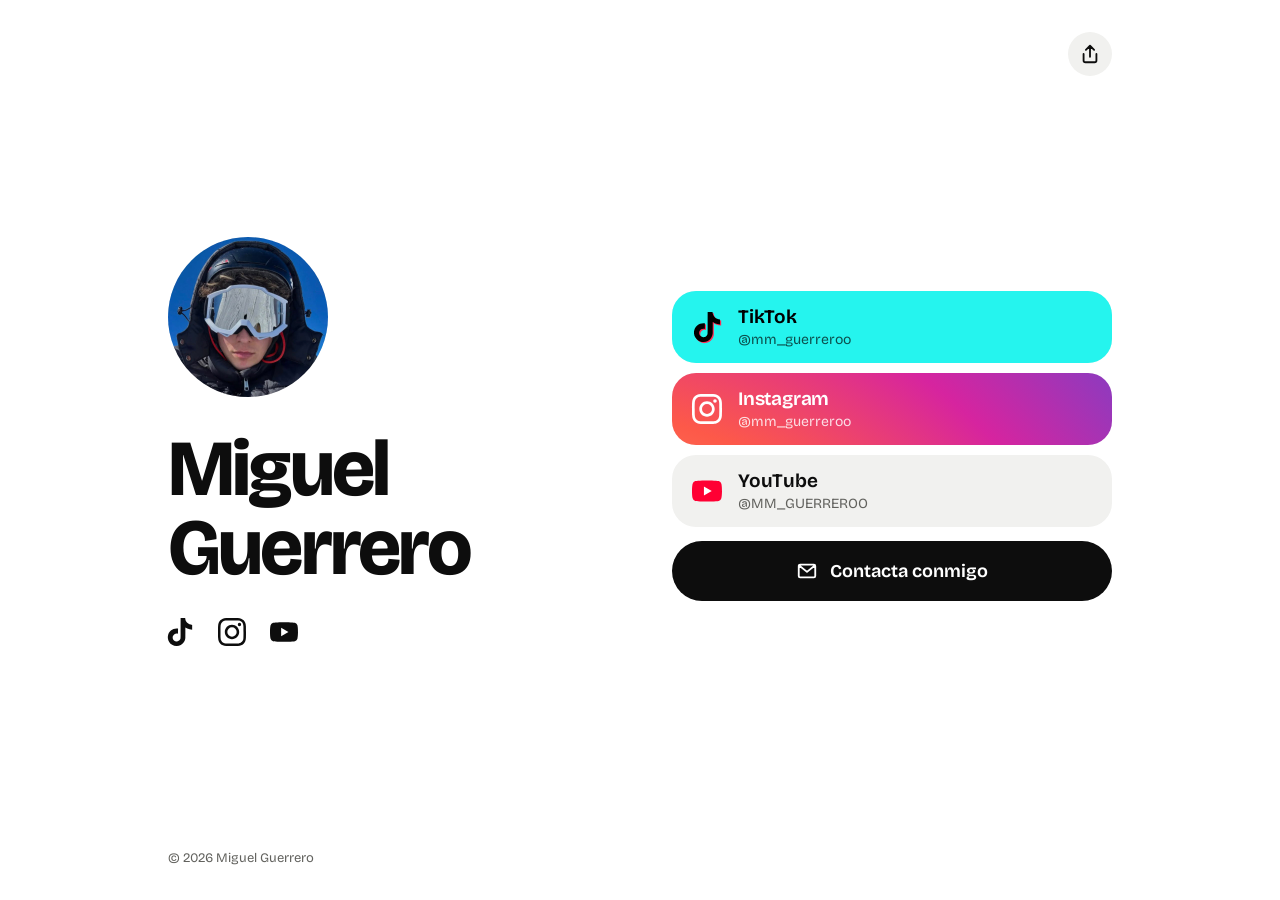
<file: index.html>
<!doctype html>
<html lang="es">
<head>
  <meta charset="utf-8">
  <meta name="viewport" content="width=device-width, initial-scale=1, viewport-fit=cover">
  <title>Miguel Guerrero · TikTok, Instagram y YouTube</title>
  <meta name="description" content="Mis redes (TikTok, Instagram y YouTube) y mi contacto, en un solo sitio.">
  <!-- Light or dark, following the visitor's phone or computer. -->
  <meta name="theme-color" content="#000000" media="(prefers-color-scheme: dark)">
  <meta name="theme-color" content="#ffffff" media="(prefers-color-scheme: light)">
  <meta name="color-scheme" content="dark light">
  <script>
    // vista-movil.html can force a theme with ?tema=claro or ?tema=oscuro; visitors always get their own.
    (function () {
      var t = new URLSearchParams(location.search).get('tema');
      if (t === 'claro') document.documentElement.dataset.theme = 'light';
      if (t === 'oscuro') document.documentElement.dataset.theme = 'dark';
    })();
  </script>
  <meta property="og:type" content="website">
  <meta property="og:title" content="Miguel Guerrero">
  <meta property="og:description" content="Mis redes y mi contacto.">
  <meta property="og:url" content="https://mmguerreroo.github.io/">
  <meta property="og:image" content="https://mmguerreroo.github.io/img/foto.jpg">
  <meta name="twitter:card" content="summary">
  <link rel="icon" href="favicon.svg" type="image/svg+xml">
  <link rel="apple-touch-icon" href="img/foto.jpg">
  <link rel="preload" href="fonts/bricolage-grotesque-latin.woff2" as="font" type="font/woff2" crossorigin>
  <link rel="stylesheet" href="styles.css">
</head>
<body>
  <main class="page">
    <div class="top">
      <button class="icon-btn" type="button" data-share aria-label="Compartir esta página">
        <svg viewBox="0 0 24 24" aria-hidden="true"><path d="M12 3v12M7.5 7.5 12 3l4.5 4.5M5 12v7a2 2 0 0 0 2 2h10a2 2 0 0 0 2-2v-7" fill="none" stroke="currentColor" stroke-width="2" stroke-linecap="round" stroke-linejoin="round"/></svg>
      </button>
    </div>

    <!-- ═══ TU PERFIL ═══ -->
    <section class="profile">
      <div class="avatar">
        <span aria-hidden="true">MG</span>
        <!-- Pon tu foto en img/foto.jpg (cuadrada, mínimo 400×400). Si no existe, se ven las iniciales. -->
        <img src="img/foto.jpg" alt="Miguel Guerrero" width="160" height="160" onerror="this.remove()">
      </div>
      <h1 class="name">Miguel Guerrero</h1>

      <nav class="socials" aria-label="Mis redes">
        <a href="https://www.tiktok.com/@mm_guerreroo" data-net="tiktok" aria-label="TikTok">
          <svg viewBox="0 0 24 24" aria-hidden="true"><path d="M12.525.02c1.31-.02 2.61-.01 3.91-.02.08 1.53.63 3.09 1.75 4.17 1.12 1.11 2.7 1.62 4.24 1.79v4.03c-1.44-.05-2.89-.35-4.2-.97-.57-.26-1.1-.59-1.62-.93-.01 2.92.01 5.84-.02 8.75-.08 1.4-.54 2.79-1.35 3.94-1.31 1.92-3.58 3.17-5.91 3.21-1.43.08-2.86-.31-4.08-1.03-2.02-1.19-3.44-3.37-3.65-5.71-.02-.5-.03-1-.01-1.49.18-1.9 1.12-3.72 2.58-4.96 1.66-1.44 3.98-2.13 6.15-1.72.02 1.48-.04 2.96-.04 4.44-.99-.32-2.15-.23-3.02.37-.63.41-1.11 1.04-1.36 1.75-.21.51-.15 1.07-.14 1.61.24 1.64 1.82 3.02 3.5 2.87 1.12-.01 2.19-.66 2.77-1.61.19-.33.4-.67.41-1.06.1-1.79.06-3.57.07-5.36.01-4.03-.01-8.05.02-12.07z"/></svg>
        </a>
        <a href="https://www.instagram.com/mm_guerreroo" data-net="instagram" aria-label="Instagram">
          <svg viewBox="0 0 24 24" aria-hidden="true"><path d="M7.0301.084c-1.2768.0602-2.1487.264-2.911.5634-.7888.3075-1.4575.72-2.1228 1.3877-.6652.6677-1.075 1.3368-1.3802 2.127-.2954.7638-.4956 1.6365-.552 2.914-.0564 1.2775-.0689 1.6882-.0626 4.947.0062 3.2586.0206 3.6671.0825 4.9473.061 1.2765.264 2.1482.5635 2.9107.308.7889.72 1.4573 1.388 2.1228.6679.6655 1.3365 1.0743 2.1285 1.38.7632.295 1.6361.4961 2.9134.552 1.2773.056 1.6884.069 4.9462.0627 3.2578-.0062 3.668-.0207 4.9478-.0814 1.28-.0607 2.147-.2652 2.9098-.5633.7889-.3086 1.4578-.72 2.1228-1.3881.665-.6682 1.0745-1.3378 1.3795-2.1284.2957-.7632.4966-1.636.552-2.9124.056-1.2809.0692-1.6898.063-4.948-.0063-3.2583-.021-3.6668-.0817-4.9465-.0607-1.2797-.264-2.1487-.5633-2.9117-.3084-.7889-.72-1.4568-1.3876-2.1228C21.2982 1.33 20.628.9208 19.8378.6165 19.074.321 18.2017.1197 16.9244.0645 15.6471.0093 15.236-.005 11.977.0014 8.718.0076 8.31.0215 7.0301.0839m.1402 21.6932c-1.17-.0509-1.8053-.2453-2.2287-.408-.5606-.216-.96-.4771-1.3819-.895-.422-.4178-.6811-.8186-.9-1.378-.1644-.4234-.3624-1.058-.4171-2.228-.0595-1.2645-.072-1.6442-.079-4.848-.007-3.2037.0053-3.583.0607-4.848.05-1.169.2456-1.805.408-2.2282.216-.5613.4762-.96.895-1.3816.4188-.4217.8184-.6814 1.3783-.9003.423-.1651 1.0575-.3614 2.227-.4171 1.2655-.06 1.6447-.072 4.848-.079 3.2033-.007 3.5835.005 4.8495.0608 1.169.0508 1.8053.2445 2.228.408.5608.216.96.4754 1.3816.895.4217.4194.6816.8176.9005 1.3787.1653.4217.3617 1.056.4169 2.2263.0602 1.2655.0739 1.645.0796 4.848.0058 3.203-.0055 3.5834-.061 4.848-.051 1.17-.245 1.8055-.408 2.2294-.216.5604-.4763.96-.8954 1.3814-.419.4215-.8181.6811-1.3783.9-.4224.1649-1.0577.3617-2.2262.4174-1.2656.0595-1.6448.072-4.8493.079-3.2045.007-3.5825-.006-4.848-.0608M16.953 5.5864A1.44 1.44 0 1 0 18.39 4.144a1.44 1.44 0 0 0-1.437 1.4424M5.8385 12.012c.0067 3.4032 2.7706 6.1557 6.173 6.1493 3.4026-.0065 6.157-2.7701 6.1506-6.1733-.0065-3.4032-2.771-6.1565-6.174-6.1498-3.403.0067-6.156 2.771-6.1496 6.1738M8 12.0077a4 4 0 1 1 4.008 3.9921A3.9996 3.9996 0 0 1 8 12.0077"/></svg>
        </a>
        <a href="https://www.youtube.com/@MM_GUERREROO" data-net="youtube" aria-label="YouTube">
          <svg viewBox="0 0 24 24" aria-hidden="true"><path d="M23.498 6.186a3.016 3.016 0 0 0-2.122-2.136C19.505 3.545 12 3.545 12 3.545s-7.505 0-9.377.505A3.017 3.017 0 0 0 .502 6.186C0 8.07 0 12 0 12s0 3.93.502 5.814a3.016 3.016 0 0 0 2.122 2.136c1.871.505 9.376.505 9.376.505s7.505 0 9.377-.505a3.015 3.015 0 0 0 2.122-2.136C24 15.93 24 12 24 12s0-3.93-.502-5.814zM9.545 15.568V8.432L15.818 12l-6.273 3.568z"/></svg>
        </a>
      </nav>
    </section>

    <!-- ═══ BOTONES ═══
         Los seguidores no se escriben aquí: llegan solos de cada red en stats.js. Mientras una red no
         esté conectada, su botón sale sin número (nunca con una cifra inventada). -->
    <section class="links" aria-label="Enlaces">
      <a class="card" data-net="tiktok" href="https://www.tiktok.com/@mm_guerreroo">
        <span class="flood" aria-hidden="true"></span>
        <svg class="logo" viewBox="0 0 24 24" aria-hidden="true">
          <path class="tt-a" d="M12.525.02c1.31-.02 2.61-.01 3.91-.02.08 1.53.63 3.09 1.75 4.17 1.12 1.11 2.7 1.62 4.24 1.79v4.03c-1.44-.05-2.89-.35-4.2-.97-.57-.26-1.1-.59-1.62-.93-.01 2.92.01 5.84-.02 8.75-.08 1.4-.54 2.79-1.35 3.94-1.31 1.92-3.58 3.17-5.91 3.21-1.43.08-2.86-.31-4.08-1.03-2.02-1.19-3.44-3.37-3.65-5.71-.02-.5-.03-1-.01-1.49.18-1.9 1.12-3.72 2.58-4.96 1.66-1.44 3.98-2.13 6.15-1.72.02 1.48-.04 2.96-.04 4.44-.99-.32-2.15-.23-3.02.37-.63.41-1.11 1.04-1.36 1.75-.21.51-.15 1.07-.14 1.61.24 1.64 1.82 3.02 3.5 2.87 1.12-.01 2.19-.66 2.77-1.61.19-.33.4-.67.41-1.06.1-1.79.06-3.57.07-5.36.01-4.03-.01-8.05.02-12.07z"/>
          <path class="tt-b" d="M12.525.02c1.31-.02 2.61-.01 3.91-.02.08 1.53.63 3.09 1.75 4.17 1.12 1.11 2.7 1.62 4.24 1.79v4.03c-1.44-.05-2.89-.35-4.2-.97-.57-.26-1.1-.59-1.62-.93-.01 2.92.01 5.84-.02 8.75-.08 1.4-.54 2.79-1.35 3.94-1.31 1.92-3.58 3.17-5.91 3.21-1.43.08-2.86-.31-4.08-1.03-2.02-1.19-3.44-3.37-3.65-5.71-.02-.5-.03-1-.01-1.49.18-1.9 1.12-3.72 2.58-4.96 1.66-1.44 3.98-2.13 6.15-1.72.02 1.48-.04 2.96-.04 4.44-.99-.32-2.15-.23-3.02.37-.63.41-1.11 1.04-1.36 1.75-.21.51-.15 1.07-.14 1.61.24 1.64 1.82 3.02 3.5 2.87 1.12-.01 2.19-.66 2.77-1.61.19-.33.4-.67.41-1.06.1-1.79.06-3.57.07-5.36.01-4.03-.01-8.05.02-12.07z"/>
          <path class="tt-main" d="M12.525.02c1.31-.02 2.61-.01 3.91-.02.08 1.53.63 3.09 1.75 4.17 1.12 1.11 2.7 1.62 4.24 1.79v4.03c-1.44-.05-2.89-.35-4.2-.97-.57-.26-1.1-.59-1.62-.93-.01 2.92.01 5.84-.02 8.75-.08 1.4-.54 2.79-1.35 3.94-1.31 1.92-3.58 3.17-5.91 3.21-1.43.08-2.86-.31-4.08-1.03-2.02-1.19-3.44-3.37-3.65-5.71-.02-.5-.03-1-.01-1.49.18-1.9 1.12-3.72 2.58-4.96 1.66-1.44 3.98-2.13 6.15-1.72.02 1.48-.04 2.96-.04 4.44-.99-.32-2.15-.23-3.02.37-.63.41-1.11 1.04-1.36 1.75-.21.51-.15 1.07-.14 1.61.24 1.64 1.82 3.02 3.5 2.87 1.12-.01 2.19-.66 2.77-1.61.19-.33.4-.67.41-1.06.1-1.79.06-3.57.07-5.36.01-4.03-.01-8.05.02-12.07z"/>
        </svg>
        <span class="label"><strong>TikTok</strong><small>@mm_guerreroo</small></span>
        <span class="stat" hidden><b class="count"></b><small>seguidores</small></span>
      </a>

      <a class="card" data-net="instagram" href="https://www.instagram.com/mm_guerreroo">
        <span class="flood" aria-hidden="true"></span>
        <svg class="logo" viewBox="0 0 24 24" aria-hidden="true">
          <defs>
            <radialGradient id="ig-grad" cx="0.3" cy="1.07" r="1.5">
              <stop offset="0" stop-color="#fdf497"/><stop offset=".05" stop-color="#fdf497"/>
              <stop offset=".45" stop-color="#fd5949"/><stop offset=".6" stop-color="#d6249f"/>
              <stop offset=".9" stop-color="#285aeb"/>
            </radialGradient>
          </defs>
          <path class="ig-path" d="M7.0301.084c-1.2768.0602-2.1487.264-2.911.5634-.7888.3075-1.4575.72-2.1228 1.3877-.6652.6677-1.075 1.3368-1.3802 2.127-.2954.7638-.4956 1.6365-.552 2.914-.0564 1.2775-.0689 1.6882-.0626 4.947.0062 3.2586.0206 3.6671.0825 4.9473.061 1.2765.264 2.1482.5635 2.9107.308.7889.72 1.4573 1.388 2.1228.6679.6655 1.3365 1.0743 2.1285 1.38.7632.295 1.6361.4961 2.9134.552 1.2773.056 1.6884.069 4.9462.0627 3.2578-.0062 3.668-.0207 4.9478-.0814 1.28-.0607 2.147-.2652 2.9098-.5633.7889-.3086 1.4578-.72 2.1228-1.3881.665-.6682 1.0745-1.3378 1.3795-2.1284.2957-.7632.4966-1.636.552-2.9124.056-1.2809.0692-1.6898.063-4.948-.0063-3.2583-.021-3.6668-.0817-4.9465-.0607-1.2797-.264-2.1487-.5633-2.9117-.3084-.7889-.72-1.4568-1.3876-2.1228C21.2982 1.33 20.628.9208 19.8378.6165 19.074.321 18.2017.1197 16.9244.0645 15.6471.0093 15.236-.005 11.977.0014 8.718.0076 8.31.0215 7.0301.0839m.1402 21.6932c-1.17-.0509-1.8053-.2453-2.2287-.408-.5606-.216-.96-.4771-1.3819-.895-.422-.4178-.6811-.8186-.9-1.378-.1644-.4234-.3624-1.058-.4171-2.228-.0595-1.2645-.072-1.6442-.079-4.848-.007-3.2037.0053-3.583.0607-4.848.05-1.169.2456-1.805.408-2.2282.216-.5613.4762-.96.895-1.3816.4188-.4217.8184-.6814 1.3783-.9003.423-.1651 1.0575-.3614 2.227-.4171 1.2655-.06 1.6447-.072 4.848-.079 3.2033-.007 3.5835.005 4.8495.0608 1.169.0508 1.8053.2445 2.228.408.5608.216.96.4754 1.3816.895.4217.4194.6816.8176.9005 1.3787.1653.4217.3617 1.056.4169 2.2263.0602 1.2655.0739 1.645.0796 4.848.0058 3.203-.0055 3.5834-.061 4.848-.051 1.17-.245 1.8055-.408 2.2294-.216.5604-.4763.96-.8954 1.3814-.419.4215-.8181.6811-1.3783.9-.4224.1649-1.0577.3617-2.2262.4174-1.2656.0595-1.6448.072-4.8493.079-3.2045.007-3.5825-.006-4.848-.0608M16.953 5.5864A1.44 1.44 0 1 0 18.39 4.144a1.44 1.44 0 0 0-1.437 1.4424M5.8385 12.012c.0067 3.4032 2.7706 6.1557 6.173 6.1493 3.4026-.0065 6.157-2.7701 6.1506-6.1733-.0065-3.4032-2.771-6.1565-6.174-6.1498-3.403.0067-6.156 2.771-6.1496 6.1738M8 12.0077a4 4 0 1 1 4.008 3.9921A3.9996 3.9996 0 0 1 8 12.0077"/>
        </svg>
        <span class="label"><strong>Instagram</strong><small>@mm_guerreroo</small></span>
        <span class="stat" hidden><b class="count"></b><small>seguidores</small></span>
      </a>

      <a class="card" data-net="youtube" href="https://www.youtube.com/@MM_GUERREROO">
        <span class="flood" aria-hidden="true"></span>
        <svg class="logo" viewBox="0 0 24 24" aria-hidden="true">
          <path class="yt-play" d="M9.545 15.568V8.432L15.818 12z"/>
          <path class="yt-body" d="M23.498 6.186a3.016 3.016 0 0 0-2.122-2.136C19.505 3.545 12 3.545 12 3.545s-7.505 0-9.377.505A3.017 3.017 0 0 0 .502 6.186C0 8.07 0 12 0 12s0 3.93.502 5.814a3.016 3.016 0 0 0 2.122 2.136c1.871.505 9.376.505 9.376.505s7.505 0 9.377-.505a3.015 3.015 0 0 0 2.122-2.136C24 15.93 24 12 24 12s0-3.93-.502-5.814zM9.545 15.568V8.432L15.818 12l-6.273 3.568z"/>
        </svg>
        <span class="label"><strong>YouTube</strong><small>@MM_GUERREROO</small></span>
        <span class="stat" hidden><b class="count"></b><small>suscriptores</small></span>
      </a>

      <button class="contact" type="button" data-contact>
        <svg viewBox="0 0 24 24" aria-hidden="true"><path d="M3 6.5A1.5 1.5 0 0 1 4.5 5h15A1.5 1.5 0 0 1 21 6.5v11a1.5 1.5 0 0 1-1.5 1.5h-15A1.5 1.5 0 0 1 3 17.5zM3.5 6l8.5 7 8.5-7" fill="none" stroke="currentColor" stroke-width="2" stroke-linejoin="round"/></svg>
        Contacta conmigo
      </button>
    </section>

    <footer class="foot">© 2026 Miguel Guerrero</footer>
  </main>

  <dialog class="sheet" id="contacto" aria-labelledby="contacto-titulo">
    <form method="dialog" class="sheet-close-form">
      <button class="sheet-close" aria-label="Cerrar">
        <svg viewBox="0 0 24 24" aria-hidden="true"><path d="M6 6l12 12M18 6 6 18" stroke="currentColor" stroke-width="2" stroke-linecap="round"/></svg>
      </button>
    </form>
    <h2 id="contacto-titulo" tabindex="-1">Contacta conmigo</h2>
    <p class="sheet-text">Colaboraciones, propuestas o lo que me quieras contar.</p>
    <p class="sheet-email" data-email></p>
    <div class="sheet-actions">
      <a class="btn btn-main" data-mail="app" href="#">Abrir mi app de correo</a>
      <a class="btn" data-mail="gmail" href="#" target="_blank" rel="noopener">Escribir desde Gmail</a>
      <button class="btn" type="button" data-copy>Copiar email</button>
    </div>
  </dialog>

  <div class="toast" role="status" aria-live="polite"></div>

  <script src="stats.js"></script>
  <script src="app.js"></script>
</body>
</html>
</file>
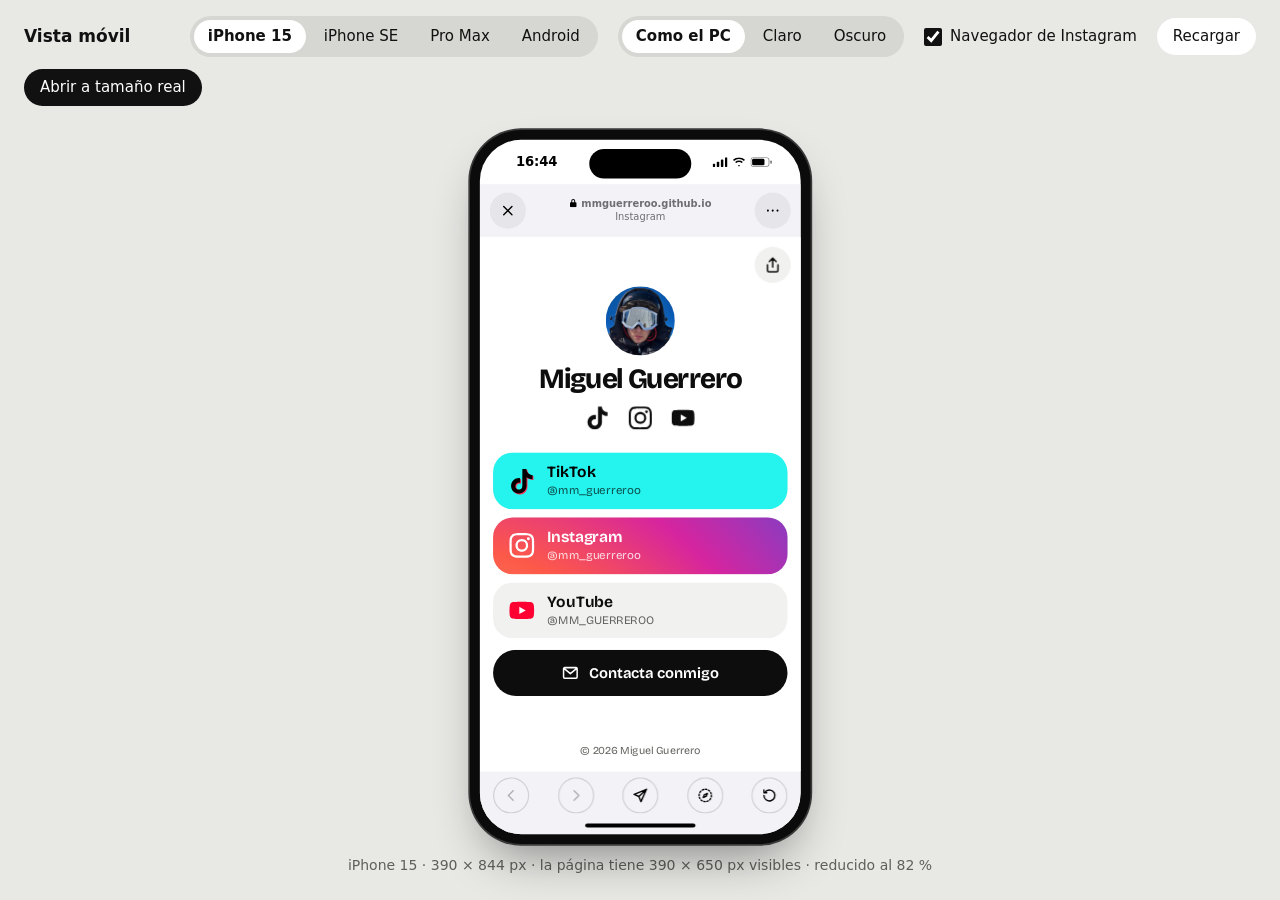
<file: vista-movil.html>
<!doctype html>
<html lang="es">
<head>
  <meta charset="utf-8">
  <meta name="viewport" content="width=device-width, initial-scale=1">
  <title>Vista móvil · Link in bio</title>
  <link rel="icon" href="favicon.svg" type="image/svg+xml">
  <style>
    /* Preview tool only: shows index.html inside a phone. It doesn't need to be published. */
    :root {
      --bg: #e8e8e5;
      --ink: #111;
      --muted: #5f5f5b;
      --chip: #fff;
      --frame: #0b0b0b;
      --chrome: #1c1c1e;
      --chrome-btn: #2c2c2e;
      color-scheme: light;
    }
    * { box-sizing: border-box; margin: 0; }
    html, body { height: 100%; }
    body {
      display: flex;
      flex-direction: column;
      background: var(--bg);
      color: var(--ink);
      font: 15px/1.4 system-ui, -apple-system, "Segoe UI", sans-serif;
    }
    button, select { font: inherit; color: inherit; }

    /* ───── Controls ───── */
    .bar {
      display: flex;
      flex-wrap: wrap;
      align-items: center;
      gap: 12px 20px;
      padding: 16px 24px;
    }
    .bar h1 { font-size: 17px; font-weight: 700; margin-right: auto; }
    .seg { display: flex; gap: 4px; padding: 4px; border-radius: 999px; background: #d6d6d2; }
    .seg button {
      padding: 6px 14px;
      border: 0;
      border-radius: 999px;
      background: none;
      cursor: pointer;
      white-space: nowrap;
    }
    .seg button[aria-pressed="true"] { background: var(--chip); font-weight: 600; }
    .toggle { display: flex; align-items: center; gap: 8px; cursor: pointer; user-select: none; }
    .toggle input { width: 18px; height: 18px; accent-color: var(--ink); }
    .act {
      padding: 8px 16px;
      border: 0;
      border-radius: 999px;
      background: var(--ink);
      color: #fff;
      cursor: pointer;
      text-decoration: none;
      white-space: nowrap;
    }
    .act.ghost { background: var(--chip); color: var(--ink); }

    /* ───── Stage: the phone is scaled down to fit the window ───── */
    .stage {
      flex: 1;
      min-height: 0;
      display: flex;
      flex-direction: column;
      align-items: center;
      justify-content: center;
      gap: 12px;
      padding: 8px 16px 24px;
    }
    .fit { position: relative; flex: none; }
    .phone {
      position: absolute;
      top: 0;
      left: 0;
      width: calc(var(--w) * 1px + 2 * var(--bezel));
      height: calc(var(--h) * 1px + 2 * var(--bezel));
      padding: var(--bezel);
      border-radius: var(--radius);
      background: var(--frame);
      box-shadow: 0 0 0 2px #3a3a3a, 0 30px 60px -20px rgba(0, 0, 0, .45);
      transform-origin: 0 0;
      transform: scale(var(--s, 1));
    }
    .screen {
      position: relative;
      width: 100%;
      height: 100%;
      display: flex;
      flex-direction: column;
      overflow: hidden;
      border-radius: calc(var(--radius) - var(--bezel));
      background: #000;
      color: #fff;
    }
    .camera { position: absolute; z-index: 3; left: 50%; transform: translateX(-50%); background: #000; }
    .camera.island { top: 11px; width: 124px; height: 36px; border-radius: 20px; }
    .camera.hole { top: 12px; width: 14px; height: 14px; border-radius: 50%; background: #111; box-shadow: 0 0 0 2px #000; }
    .camera.none { display: none; }

    .status {
      flex: none;
      display: flex;
      align-items: center;
      justify-content: space-between;
      height: var(--status);
      padding: var(--status-pad);
      font-weight: 600;
      font-size: 16px;
      letter-spacing: -.01em;
    }
    .status svg { height: 12px; fill: #fff; }
    .status .icons { display: flex; align-items: center; gap: 6px; }

    /* Instagram's in-app browser, dark mode, as in the user's screenshot. */
    .ig-top, .ig-bottom { flex: none; display: flex; align-items: center; background: var(--chrome); }
    .ig-top { height: 64px; padding: 0 12px; gap: 8px; }
    .ig-bottom { height: 76px; padding: 0 16px 18px; justify-content: space-between; }
    .round {
      width: 44px; height: 44px;
      display: grid; place-items: center;
      border-radius: 50%;
      background: var(--chrome-btn);
      flex: none;
    }
    .round svg { width: 20px; height: 20px; fill: none; stroke: #fff; stroke-width: 2; stroke-linecap: round; stroke-linejoin: round; }
    .ig-bottom .round { background: none; box-shadow: inset 0 0 0 1.5px #3a3a3c; }
    .ig-bottom .round.off svg { stroke: #636366; }
    .addr { flex: 1; min-width: 0; text-align: center; line-height: 1.2; }
    .addr b { display: flex; align-items: center; justify-content: center; gap: 4px; font-size: 15px; font-weight: 600; }
    .addr b svg { width: 11px; height: 11px; fill: #fff; flex: none; }
    .addr span { font-size: 12px; color: #9a9a9e; }
    .no-ig .ig-top, .no-ig .ig-bottom { display: none; }

    iframe { flex: 1; width: 100%; min-height: 0; border: 0; background: #000; display: block; }
    .home {
      position: absolute;
      z-index: 3;
      left: 50%;
      bottom: 8px;
      width: 134px;
      height: 5px;
      border-radius: 3px;
      background: #fff;
      transform: translateX(-50%);
      pointer-events: none;
    }
    .no-home .home { display: none; }

    /* Light theme: the phone's screen and Instagram's browser go light too, as on a real phone. */
    .phone.is-light .screen, .phone.is-light iframe { background: #fff; color: #000; }
    .phone.is-light .status svg, .phone.is-light .addr b svg { fill: #000; }
    .phone.is-light .status svg rect[stroke] { stroke: #000; }
    .phone.is-light .ig-top, .phone.is-light .ig-bottom { background: #f2f2f7; }
    .phone.is-light .round { background: #e5e5ea; }
    .phone.is-light .round svg { stroke: #000; }
    .phone.is-light .ig-bottom .round { background: none; box-shadow: inset 0 0 0 1.5px #d1d1d6; }
    .phone.is-light .ig-bottom .round.off svg { stroke: #aeaeb2; }
    .phone.is-light .addr span { color: #6e6e73; }
    .phone.is-light .home { background: #000; }

    .size { color: var(--muted); font-size: 14px; font-variant-numeric: tabular-nums; }
  </style>
</head>
<body>
  <header class="bar">
    <h1>Vista móvil</h1>
    <div class="seg" role="group" aria-label="Modelo de móvil" data-devices></div>
    <div class="seg" role="group" aria-label="Tema" data-themes></div>
    <label class="toggle"><input type="checkbox" data-ig checked> Navegador de Instagram</label>
    <button class="act ghost" type="button" data-reload>Recargar</button>
    <a class="act" href="index.html" target="_blank">Abrir a tamaño real</a>
  </header>

  <main class="stage">
    <div class="fit">
      <div class="phone">
        <div class="screen">
          <div class="camera" aria-hidden="true"></div>
          <div class="status" aria-hidden="true">
            <span data-clock>13:46</span>
            <span class="icons">
              <svg viewBox="0 0 18 12"><rect x="0" y="8" width="3" height="4" rx="1"/><rect x="5" y="5.5" width="3" height="6.5" rx="1"/><rect x="10" y="3" width="3" height="9" rx="1"/><rect x="15" y="0" width="3" height="12" rx="1"/></svg>
              <svg viewBox="0 0 16 12"><path d="M8 2.2c2.3 0 4.4.9 6 2.4l1.3-1.4A10.6 10.6 0 0 0 8 .3 10.6 10.6 0 0 0 .7 3.2L2 4.6a8.7 8.7 0 0 1 6-2.4zm0 3.7c1.3 0 2.5.5 3.4 1.3l1.3-1.4A6.8 6.8 0 0 0 8 4a6.8 6.8 0 0 0-4.7 1.8l1.3 1.4C5.5 6.4 6.7 5.9 8 5.9zm0 3.6c-.4 0-.8.2-1.1.4L8 11.7l1.1-1.8c-.3-.2-.7-.4-1.1-.4z"/></svg>
              <svg viewBox="0 0 27 12"><rect x=".5" y=".5" width="22" height="11" rx="3" fill="none" stroke="#fff" stroke-opacity=".5"/><rect x="2" y="2" width="15" height="8" rx="1.8"/><rect x="24" y="4" width="2" height="4" rx="1" fill-opacity=".5"/></svg>
            </span>
          </div>

          <div class="ig-top" aria-hidden="true">
            <span class="round"><svg viewBox="0 0 24 24"><path d="M6 6l12 12M18 6 6 18"/></svg></span>
            <div class="addr">
              <b><svg viewBox="0 0 12 14"><path d="M3 6V4a3 3 0 0 1 6 0v2h.5A1.5 1.5 0 0 1 11 7.5v5A1.5 1.5 0 0 1 9.5 14h-7A1.5 1.5 0 0 1 1 12.5v-5A1.5 1.5 0 0 1 2.5 6zm1.5 0h3V4a1.5 1.5 0 0 0-3 0z"/></svg><span data-domain>mmguerreroo.github.io</span></b>
              <span>Instagram</span>
            </div>
            <span class="round"><svg viewBox="0 0 24 24"><path d="M5 12h.01M12 12h.01M19 12h.01" stroke-width="3"/></svg></span>
          </div>

          <iframe title="Tu página vista en un móvil" allow="web-share; clipboard-write"></iframe>

          <div class="ig-bottom" aria-hidden="true">
            <span class="round off"><svg viewBox="0 0 24 24"><path d="M15 5l-7 7 7 7"/></svg></span>
            <span class="round off"><svg viewBox="0 0 24 24"><path d="M9 5l7 7-7 7"/></svg></span>
            <span class="round"><svg viewBox="0 0 24 24"><path d="M21 3 3 10.5l7 3 3 7.5z M10 13.5 21 3"/></svg></span>
            <span class="round"><svg viewBox="0 0 24 24"><circle cx="12" cy="12" r="9" stroke-dasharray="2 2.6"/><path d="m15 9-4.5 2-1.5 4 4.5-2z"/></svg></span>
            <span class="round"><svg viewBox="0 0 24 24"><path d="M4 12a8 8 0 1 0 2.5-5.8M4 4v4h4"/></svg></span>
          </div>

          <div class="home" aria-hidden="true"></div>
        </div>
      </div>
    </div>
    <p class="size" data-size></p>
  </main>

  <script>
    // Viewport sizes in CSS pixels, the size the page actually lays out at on each phone.
    const DEVICES = {
      iphone:  { name: 'iPhone 15',  w: 390, h: 844, radius: 62, bezel: 12, camera: 'island', status: 54, pad: '0 34px 0 44px', home: true },
      se:      { name: 'iPhone SE',  w: 375, h: 667, radius: 40, bezel: 14, camera: 'none',   status: 22, pad: '0 10px',        home: false },
      max:     { name: 'Pro Max',    w: 430, h: 932, radius: 66, bezel: 12, camera: 'island', status: 58, pad: '0 36px 0 48px', home: true },
      android: { name: 'Android',    w: 360, h: 780, radius: 44, bezel: 10, camera: 'hole',   status: 38, pad: '0 20px',        home: false },
    };

    const phone = document.querySelector('.phone');
    const fit = document.querySelector('.fit');
    const stage = document.querySelector('.stage');
    const frame = document.querySelector('iframe');
    const igBox = document.querySelector('[data-ig]');
    const seg = document.querySelector('[data-devices]');

    const load = (k, d) => { try { return localStorage.getItem(k) ?? d; } catch { return d; } };
    const save = (k, v) => { try { localStorage.setItem(k, v); } catch {} };

    let current = DEVICES[load('preview.device', 'iphone')] ? load('preview.device', 'iphone') : 'iphone';
    igBox.checked = load('preview.ig', '1') === '1';

    seg.innerHTML = Object.entries(DEVICES)
      .map(([id, d]) => `<button type="button" data-device="${id}">${d.name}</button>`).join('');

    function apply() {
      const d = DEVICES[current];
      phone.style.setProperty('--w', d.w);
      phone.style.setProperty('--h', d.h);
      phone.style.setProperty('--radius', d.radius + 'px');
      phone.style.setProperty('--bezel', d.bezel + 'px');
      phone.style.setProperty('--status', d.status + 'px');
      phone.style.setProperty('--status-pad', d.pad);
      phone.querySelector('.camera').className = 'camera ' + d.camera;
      phone.classList.toggle('no-ig', !igBox.checked);
      phone.classList.toggle('no-home', !d.home);
      seg.querySelectorAll('button').forEach((b) => b.setAttribute('aria-pressed', b.dataset.device === current));
      resize();
    }

    // Scale the phone so it always fits the window, never above its real size.
    function resize() {
      const d = DEVICES[current];
      const fullW = d.w + 2 * d.bezel;
      const fullH = d.h + 2 * d.bezel;
      const cs = getComputedStyle(stage);
      const room = stage.clientHeight - parseFloat(cs.paddingTop) - parseFloat(cs.paddingBottom) - 32;
      const roomW = stage.clientWidth - 32;
      const s = Math.min(1, room / fullH, roomW / fullW);
      phone.style.setProperty('--s', s);
      fit.style.width = fullW * s + 'px';
      fit.style.height = fullH * s + 'px';
      const pageH = frame.clientHeight;
      document.querySelector('[data-size]').textContent =
        `${d.name} · ${d.w} × ${d.h} px · la página tiene ${d.w} × ${pageH} px visibles` +
        (s < 1 ? ` · reducido al ${Math.round(s * 100)} %` : '');
    }

    seg.addEventListener('click', (e) => {
      const b = e.target.closest('[data-device]');
      if (!b) return;
      current = b.dataset.device;
      save('preview.device', current);
      apply();
    });
    igBox.addEventListener('change', () => { save('preview.ig', igBox.checked ? '1' : '0'); apply(); });

    // ───── Theme: like the PC, or forced light/dark through index.html?tema= ─────
    const THEMES = { sistema: 'Como el PC', claro: 'Claro', oscuro: 'Oscuro' };
    const themeSeg = document.querySelector('[data-themes]');
    const systemLight = matchMedia('(prefers-color-scheme: light)');
    let theme = THEMES[load('preview.theme', 'sistema')] ? load('preview.theme', 'sistema') : 'sistema';
    themeSeg.innerHTML = Object.entries(THEMES)
      .map(([id, name]) => `<button type="button" data-theme="${id}">${name}</button>`).join('');
    const pageUrl = () => 'index.html' + (theme === 'sistema' ? '' : `?tema=${theme}`);

    function applyTheme() {
      phone.classList.toggle('is-light', theme === 'claro' || (theme === 'sistema' && systemLight.matches));
      themeSeg.querySelectorAll('button').forEach((b) => b.setAttribute('aria-pressed', b.dataset.theme === theme));
      frame.src = pageUrl();
    }
    themeSeg.addEventListener('click', (e) => {
      const b = e.target.closest('[data-theme]');
      if (!b) return;
      theme = b.dataset.theme;
      save('preview.theme', theme);
      applyTheme();
    });
    systemLight.addEventListener('change', () => { if (theme === 'sistema') applyTheme(); });
    applyTheme();

    // Reloading also replays the entrance and the buttons lighting up.
    document.querySelector('[data-reload]').addEventListener('click', () => { frame.src = pageUrl(); });
    addEventListener('resize', resize);

    const clock = document.querySelector('[data-clock]');
    const tick = () => { clock.textContent = new Date().toLocaleTimeString('es-ES', { hour: '2-digit', minute: '2-digit' }); };
    tick();
    setInterval(tick, 15000);

    apply();
  </script>
</body>
</html>
</file>
<file: styles.css>
/* Self-hosted so it loads fast inside the Instagram/TikTok in-app browser. */
@font-face {
  font-family: "Bricolage Grotesque";
  src: url("fonts/bricolage-grotesque-latin.woff2") format("woff2");
  font-weight: 200 800;
  font-display: swap;
}

/* Dark is the default; the light palette below follows the visitor's phone or computer. */
:root {
  --bg: #000;
  --surface: #151515;
  --surface-2: #232323;
  --surface-3: #2e2e2e;
  --ink: #f5f5f3;
  --ink-hover: #fff;
  --muted: #a4a4a0;
  --tt-main: #fff;               /* TikTok's note: white on dark, black on light, like its own logo */
  --tt-hover: var(--tt-cyan);
  --backdrop: rgba(0, 0, 0, .7);
  --radius: 24px;
  --font: "Bricolage Grotesque", system-ui, -apple-system, "Segoe UI", sans-serif;
  --ease: cubic-bezier(.2, .7, .2, 1);
  --tt-cyan: #25f4ee;
  --tt-red: #fe2c55;
  --yt-red: #ff0033;
  --ig-grad: radial-gradient(circle at 30% 107%, #fdf497 0%, #fdf497 5%, #fd5949 45%, #d6249f 60%, #285aeb 90%);
  color-scheme: dark;
}

/* Light palette. Written twice: once for visitors whose system is light, once for ?tema=claro,
   which vista-movil.html uses to preview either theme. */
@media (prefers-color-scheme: light) {
  :root:not([data-theme="dark"]) {
    --bg: #fff;
    --surface: #f1f1ef;
    --surface-2: #e6e6e3;
    --surface-3: #dadad6;
    --ink: #0d0d0d;
    --ink-hover: #262626;
    --muted: #62625e;
    --tt-main: #000;
    --tt-hover: #00918c;
    --backdrop: rgba(0, 0, 0, .4);
    color-scheme: light;
  }
}
:root[data-theme="light"] {
  --bg: #fff;
  --surface: #f1f1ef;
  --surface-2: #e6e6e3;
  --surface-3: #dadad6;
  --ink: #0d0d0d;
  --ink-hover: #262626;
  --muted: #62625e;
  --tt-main: #000;
  --tt-hover: #00918c;
  --backdrop: rgba(0, 0, 0, .4);
  color-scheme: light;
}

*, *::before, *::after { box-sizing: border-box; margin: 0; }
html { background: var(--bg); -webkit-text-size-adjust: 100%; }
body {
  min-height: 100dvh;
  background: var(--bg);
  color: var(--ink);
  font-family: var(--font);
  font-size: 16px;
  line-height: 1.5;
  -webkit-font-smoothing: antialiased;
  -webkit-tap-highlight-color: transparent;
}
a, button { font: inherit; color: inherit; }
button { border: 0; background: none; cursor: pointer; }
:focus-visible { outline: 2px solid var(--ink); outline-offset: 3px; }
::selection { background: var(--ink); color: var(--bg); }

/* ───── Layout ───── */
/* Sized so everything fits without scrolling inside Instagram's browser (≈650px tall on an iPhone 15). */
.page {
  position: relative;
  min-height: 100dvh;
  max-width: 520px;
  margin: 0 auto;
  padding: calc(env(safe-area-inset-top) + 20px) 16px calc(env(safe-area-inset-bottom) + 16px);
  display: flex;
  flex-direction: column;
}
/* Floats in the corner on phones so it doesn't cost a row of height. */
.top { position: absolute; z-index: 2; top: calc(env(safe-area-inset-top) + 12px); right: 12px; }
.icon-btn {
  width: 44px; height: 44px;
  display: grid; place-items: center;
  border-radius: 50%;
  background: var(--surface);
  transition: background .2s, transform .2s var(--ease);
}
.icon-btn svg { width: 22px; height: 22px; }
.icon-btn:hover { background: var(--surface-2); }
.icon-btn:active { transform: scale(.92); }

/* ───── Profile ───── */
/* margin-top: auto centres the column on tall screens (tablets) and does nothing on phones. */
.profile { display: flex; flex-direction: column; align-items: center; text-align: center; margin-top: auto; }
.avatar {
  width: 96px; height: 96px;
  display: grid; place-items: center;
  border-radius: 50%;
  overflow: hidden;
  background: var(--surface-2);
  font-size: 40px; font-weight: 700;
}
.avatar > * { grid-area: 1 / 1; }
.avatar img { width: 100%; height: 100%; object-fit: cover; }
.name {
  margin-top: 16px;
  font-size: 38px;
  font-weight: 760;
  line-height: 1;
  letter-spacing: -.035em;
}
.socials { display: flex; gap: 4px; margin-top: 12px; }
.socials a {
  width: 48px; height: 48px;
  display: grid; place-items: center;
  border-radius: 50%;
  transition: color .2s, transform .2s var(--ease);
}
.socials svg { width: 28px; height: 28px; fill: currentColor; }
.socials a:active { transform: scale(.9); }
@media (hover: hover) {
  .socials a[data-net="tiktok"]:hover { color: var(--tt-hover); }
  .socials a[data-net="instagram"]:hover { color: #fd5949; }
  .socials a[data-net="youtube"]:hover { color: var(--yt-red); }
}

/* ───── Cards: each one fills with its network's colour from where you touch it ───── */
.links { display: flex; flex-direction: column; gap: 10px; margin-top: 22px; }
.card {
  position: relative;
  isolation: isolate;
  overflow: hidden;
  display: grid;
  grid-template-columns: auto 1fr auto;
  align-items: center;
  gap: 16px;
  min-height: 72px;
  padding: 12px 20px;
  border-radius: var(--radius);
  background: var(--surface);
  text-decoration: none;
  transition: color .45s var(--ease), transform .2s var(--ease);
}
.card:active { transform: scale(.98); }
.flood {
  position: absolute;
  z-index: -1;
  left: var(--x, 50%);
  top: var(--y, 50%);
  width: var(--d, 640px);
  height: var(--d, 640px);
  margin: calc(var(--d, 640px) / -2) 0 0 calc(var(--d, 640px) / -2);
  border-radius: 50%;
  background: var(--brand);
  transform: scale(0);
  transition: transform .55s var(--ease);
  pointer-events: none;
}
.card.is-on .flood { transform: scale(1); }
/* The text changes colour a beat after the flood starts, so it never turns white over the light
   card before the colour has reached it. */
.card.is-on { color: var(--on); transition: color .3s var(--ease) .15s, transform .2s var(--ease); }

.logo { width: 30px; height: 30px; overflow: visible; }
.label { min-width: 0; }
.label strong { display: block; font-size: 19px; font-weight: 650; letter-spacing: -.01em; line-height: 1.25; }
.label small, .stat small { display: block; font-size: 14px; color: var(--muted); transition: color .3s var(--ease); }
.label small { overflow: hidden; text-overflow: ellipsis; white-space: nowrap; }
.stat { text-align: right; }
.stat b {
  display: block;
  font-size: 22px;
  font-weight: 760;
  letter-spacing: -.02em;
  line-height: 1.2;
  font-variant-numeric: tabular-nums;
  white-space: nowrap;
}
.card.is-on small { color: var(--on-soft); transition-delay: .15s; }

/* TikTok: the logo's cyan and red offsets; the card turns cyan. */
.card[data-net="tiktok"] { --brand: var(--tt-cyan); --on: #000; --on-soft: rgba(0, 0, 0, .68); }
.tt-a { fill: var(--tt-cyan); transform: translate(-.9px, -.9px); }
.tt-b { fill: var(--tt-red); transform: translate(.9px, .9px); }
.tt-main { fill: var(--tt-main); }
.tt-a, .tt-main { transition: fill .3s var(--ease); }
.card[data-net="tiktok"].is-on .tt-a { fill: transparent; }
.card[data-net="tiktok"].is-on .tt-main { fill: #000; }

/* Instagram: its own gradient, the one place this page uses one. */
.card[data-net="instagram"] { --brand: var(--ig-grad); --on: #fff; --on-soft: rgba(255, 255, 255, .82); }
.ig-path { fill: url(#ig-grad); transition: fill .3s; }
.card[data-net="instagram"].is-on .ig-path { fill: #fff; }

/* YouTube: red card, white logo with a red play triangle. */
.card[data-net="youtube"] { --brand: var(--yt-red); --on: #fff; --on-soft: rgba(255, 255, 255, .85); }
.yt-play { fill: #fff; }
.yt-body { fill: var(--yt-red); transition: fill .3s; }
.card[data-net="youtube"].is-on .yt-play { fill: var(--yt-red); }
.card[data-net="youtube"].is-on .yt-body { fill: #fff; }

/* ───── Contact ───── */
.contact {
  display: flex; align-items: center; justify-content: center; gap: 12px;
  min-height: 60px;
  margin-top: 4px;
  border-radius: 999px;
  background: var(--ink);
  color: var(--bg);
  font-size: 18px;
  font-weight: 650;
  transition: transform .2s var(--ease), background .2s;
}
.contact svg { width: 22px; height: 22px; }
.contact:hover { background: var(--ink-hover); }
.contact:active { transform: scale(.97); }

.foot { margin-top: auto; padding-top: 24px; text-align: center; font-size: 13px; color: var(--muted); }

/* ───── Contact sheet: a bottom sheet on phones, a centred box on desktop ───── */
.sheet {
  width: 100%;
  max-width: 520px;
  margin: auto auto 0;
  padding: 28px 20px calc(env(safe-area-inset-bottom) + 20px);
  border: 0;
  border-radius: 28px 28px 0 0;
  background: var(--surface);
  color: var(--ink);
}
.sheet[open] { animation: sheet-in .35s var(--ease); }
.sheet::backdrop { background: var(--backdrop, rgba(0, 0, 0, .7)); }
.sheet h2:focus { outline: none; }
.sheet h2 { font-size: 28px; font-weight: 720; letter-spacing: -.025em; line-height: 1.1; padding-right: 48px; }
.sheet-text { margin-top: 8px; color: var(--muted); font-size: 16px; }
.sheet-email {
  margin-top: 20px;
  padding: 16px 18px;
  border-radius: 16px;
  background: var(--bg);
  font-size: 18px;
  font-weight: 600;
  overflow-wrap: anywhere;
  user-select: all;
}
.sheet-actions { display: grid; gap: 10px; margin-top: 16px; }
.btn {
  display: flex; align-items: center; justify-content: center;
  min-height: 56px;
  padding: 0 20px;
  border-radius: 999px;
  background: var(--surface-2);
  font-size: 17px;
  font-weight: 600;
  text-decoration: none;
  transition: transform .2s var(--ease), background .2s;
}
.btn:hover { background: var(--surface-3); }
.btn:active { transform: scale(.97); }
.btn-main, .btn-main:hover { background: var(--ink); color: var(--bg); }
.sheet-close-form { position: absolute; top: 16px; right: 16px; }
.sheet-close {
  width: 44px; height: 44px;
  display: grid; place-items: center;
  border-radius: 50%;
  background: var(--surface-2);
}
.sheet-close svg { width: 20px; height: 20px; }

.toast {
  position: fixed;
  left: 50%;
  bottom: calc(env(safe-area-inset-bottom) + 24px);
  padding: 12px 20px;
  border-radius: 999px;
  background: var(--ink);
  color: var(--bg);
  font-weight: 600;
  white-space: nowrap;
  opacity: 0;
  transform: translate(-50%, 12px);
  transition: opacity .25s, transform .25s var(--ease);
  pointer-events: none;
  z-index: 10;
}
.toast.is-on { opacity: 1; transform: translate(-50%, 0); }

/* ───── Entrance ───── */
.profile > *, .links > * { animation: rise .6s var(--ease) both; }
.avatar { animation-delay: 0ms; }
.name { animation-delay: 70ms; }
.socials { animation-delay: 140ms; }
.links > :nth-child(1) { animation-delay: 300ms; }
.links > :nth-child(2) { animation-delay: 370ms; }
.links > :nth-child(3) { animation-delay: 440ms; }
.links > :nth-child(4) { animation-delay: 510ms; }

@keyframes rise { from { opacity: 0; transform: translateY(20px); } }
@keyframes sheet-in { from { transform: translateY(40px); opacity: 0; } }

/* ───── Desktop: profile on the left, big; buttons on the right ───── */
@media (min-width: 960px) {
  .page {
    max-width: 1040px;
    padding: 32px 48px;
    display: grid;
    grid-template-columns: 1fr 440px;
    grid-template-rows: auto 1fr auto;
    column-gap: 80px;
    align-items: center;
  }
  .top { grid-column: 1 / -1; position: static; justify-self: end; }
  .profile { align-items: flex-start; text-align: left; margin-top: 0; }
  .avatar { width: 160px; height: 160px; font-size: 64px; }
  /* "Miguel / Guerrero" on two lines; sized so "Guerrero" fits the left column at every width. */
  .name { margin-top: 32px; font-size: clamp(64px, 6.2vw, 96px); letter-spacing: -.035em; }
  .socials { margin: 20px 0 0 -12px; }
  .links { margin-top: 0; }
  .foot { grid-column: 1 / -1; padding-top: 32px; text-align: left; }

  .sheet { margin: auto; border-radius: 28px; padding: 32px; }
}

/* Shorter screens, e.g. an iPhone 15 inside Instagram (≈650px visible). */
@media (max-width: 959px) and (max-height: 700px) {
  .avatar { width: 84px; height: 84px; font-size: 36px; }
  .name { margin-top: 12px; font-size: 34px; }
  .socials { margin-top: 6px; }
  .links { margin-top: 18px; }
  .card { min-height: 68px; }
  .contact { min-height: 56px; }
  .foot { padding-top: 16px; }
}

/* Very short screens, e.g. an iPhone SE inside Instagram (≈505px visible): the icon row and the
   footer go, since the cards below already link to every network. */
@media (max-width: 959px) and (max-height: 600px) {
  .page { padding-top: calc(env(safe-area-inset-top) + 14px); }
  .avatar { width: 64px; height: 64px; font-size: 28px; }
  .name { margin-top: 10px; font-size: 30px; }
  .socials, .foot { display: none; }
  .links { margin-top: 16px; gap: 8px; }
  .card { min-height: 62px; padding: 10px 18px; }
  .label strong { font-size: 17px; }
  .stat b { font-size: 20px; }
  .contact { min-height: 52px; font-size: 17px; }
}

@media (prefers-reduced-motion: reduce) {
  *, *::before, *::after { animation: none !important; transition-duration: 0s !important; }
}
</file>
